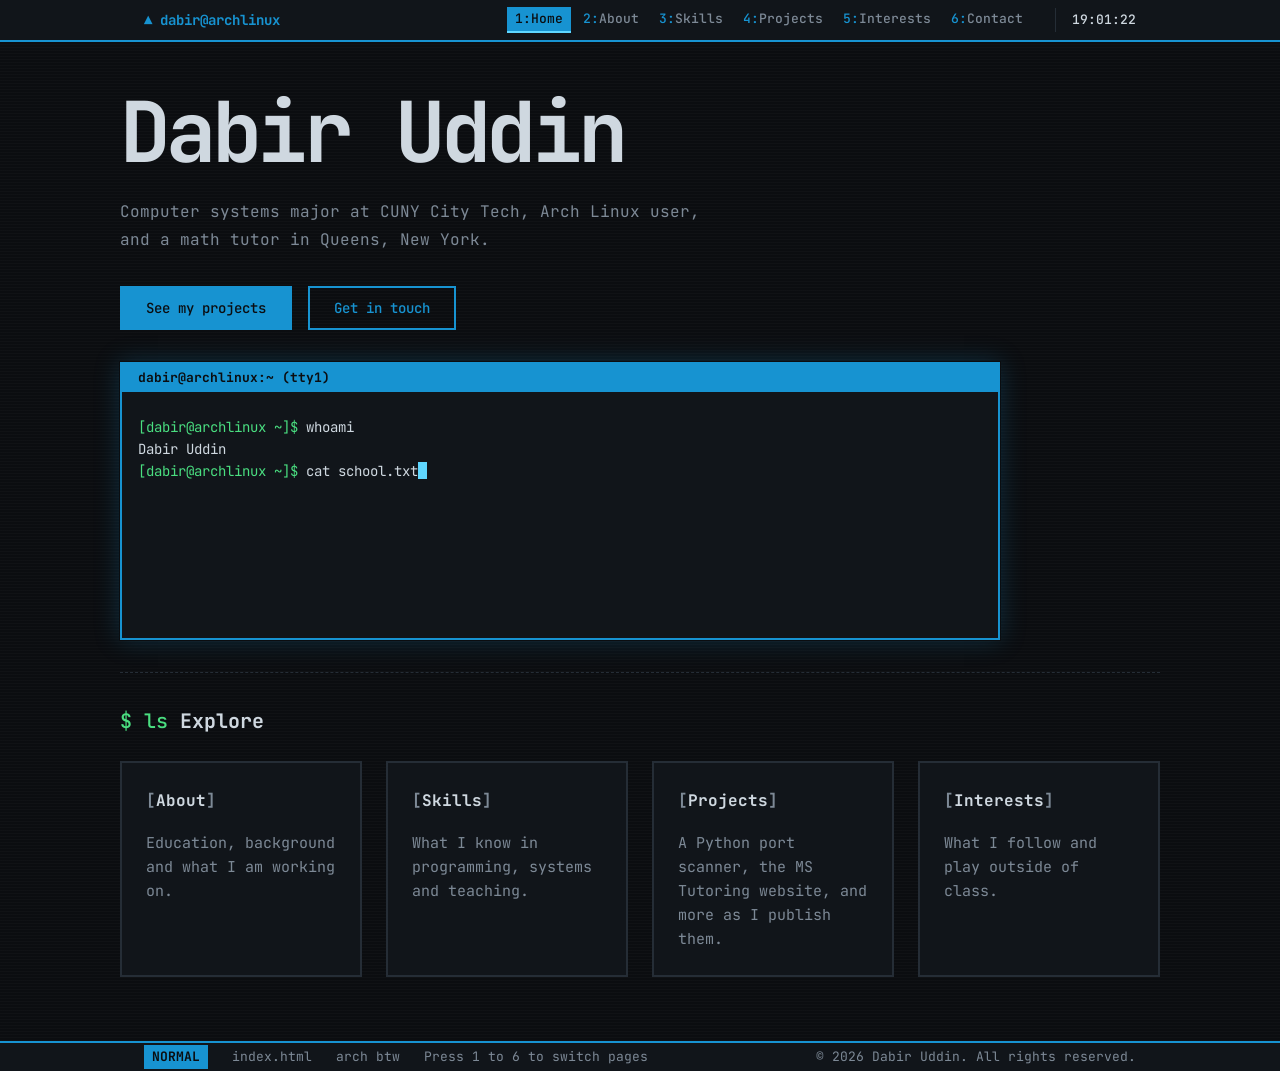
<file: index.html>
<!DOCTYPE html>
<html lang="en"><head><meta charset="utf-8"><meta name="viewport" content="width=device-width, initial-scale=1">
<title>Dabir Uddin | dabir@archlinux</title><meta name="description" content="Dabir Uddin is a computer systems major at CUNY City Tech and a math tutor in Queens, New York.">
<meta property="og:type" content="website"><meta property="og:title" content="Dabir Uddin"><meta property="og:description" content="Dabir Uddin is a computer systems major at CUNY City Tech and a math tutor in Queens, New York.">
<!-- After going live, add og:image and og:url meta tags with your real site URL -->
<link rel="icon" href="data:image/svg+xml,%3Csvg xmlns='http://www.w3.org/2000/svg' viewBox='0 0 64 64'%3E%3Crect width='64' height='64' rx='8' fill='%230E1114'/%3E%3Ctext x='32' y='42' font-family='monospace' font-size='28' font-weight='700' text-anchor='middle' fill='%231793D1'%3E%3E_%3C/text%3E%3C/svg%3E"><link rel="preconnect" href="https://fonts.googleapis.com"><link rel="preconnect" href="https://fonts.gstatic.com" crossorigin>
<link href="https://fonts.googleapis.com/css2?family=JetBrains+Mono:wght@500;700&family=IBM+Plex+Sans:wght@400;500&display=swap" rel="stylesheet">
<link rel="stylesheet" href="style.css"></head>
<body><header><div class="wrap"><a class="brand" href="index.html">dabir@archlinux</a><nav aria-label="Primary"><a href="index.html" aria-current="page">Home</a><a href="about.html">About</a><a href="skills.html">Skills</a><a href="projects.html">Projects</a><a href="interests.html">Interests</a><a href="contact.html">Contact</a></nav><span class="clock" id="clock" aria-hidden="true"></span></div></header>
<main><div class="wrap page">
<h1>Dabir Uddin</h1>
<p class="lede">Computer systems major at CUNY City Tech, Arch Linux user, and a math tutor in Queens, New York.</p>
<div class="actions"><a class="btn primary" href="projects.html">See my projects</a><a class="btn ghost" href="contact.html">Get in touch</a></div>
<div class="term"><div class="term-bar">dabir@archlinux:~ (tty1)</div><div class="term-body" id="term"><div class="l"><span class="p">[dabir@archlinux ~]$ </span><span class="c">whoami</span></div><div class="l o">Dabir Uddin</div><div class="l"><span class="p">[dabir@archlinux ~]$ </span><span class="c">cat school.txt</span></div><div class="l o">CUNY City Tech, computer systems major (bachelor's in tech)</div><div class="l"><span class="p">[dabir@archlinux ~]$ </span><span class="c">cat work.txt</span></div><div class="l o">Math tutor at MS Tutoring, one year</div><div class="l"><span class="p">[dabir@archlinux ~]$ </span><span class="c">cat setup.txt</span></div><div class="l o">Arch Linux, dual-booted with Windows</div><div class="l"><span class="p">[dabir@archlinux ~]$ </span><span class="c">cat languages.txt</span></div><div class="l o">Python, C (basic), HTML, CSS</div><div class="l"><span class="p">[dabir@archlinux ~]$ </span><span class="c">cat projects.txt</span></div><div class="l o">Python port scanner (raw sockets, Scapy); MS Tutoring website</div><div class="l"><span class="p">[dabir@archlinux ~]$ </span><span class="c">cat location.txt</span></div><div class="l o">Jamaica, Queens, New York</div><div class="l"><span class="p">[dabir@archlinux ~]$ </span><span class="c">fastfetch</span></div><div id="ff"><div class="fetch" role="img" aria-label="Fastfetch output: Arch Linux, dual-booted with Windows. Dabir Uddin, CUNY City Tech computer systems student, math tutor in Jamaica, Queens."><pre class="logo" aria-hidden="true">                   -`
                  .o+`
                 `ooo/
                `+oooo:
               `+oooooo:
               -+oooooo+:
             `/:-:++oooo+:
            `/++++/+++++++:
           `/++++++++++++++:
          `/+++ooooooooooooo/`
         ./ooosssso++osssssso+`
        .oossssso-````/ossssss+`
       -osssssso.      :ssssssso.
      :osssssss/        osssso+++.
     /ossssssss/        +ssssooo/-
   `/ossssso+/:-        -:/+osssso+-
  `+sso+:-`                 `.-/+oso:
 `++:.                           `-/+/
 .`                                 `/</pre><div class="info"><b>dabir</b>@<b>archlinux</b>
------------------
<b>OS</b>: Arch Linux x86_64 (dual-booted with Windows)
<b>Name</b>: Dabir Uddin
<b>School</b>: CUNY City Tech, computer systems
<b>Work</b>: Math tutor, MS Tutoring
<b>Langs</b>: Python, C (basic), HTML, CSS
<b>Projects</b>: Python port scanner, MS Tutoring site
<b>Location</b>: Jamaica, Queens, New York
<b>Motto</b>: I use Arch, btw

<span class="pal"><span style="background:#ff5f6d"></span><span style="background:#f5c542"></span><span style="background:#4ade80"></span><span style="background:#5fd7ff"></span><span style="background:#1793D1"></span><span style="background:#b48ead"></span><span style="background:#cfd8e0"></span></span></div></div></div><div class="l end"><span class="p">[dabir@archlinux ~]$ </span></div><span class="cur" aria-hidden="true"></span></div></div>
<div class="block"><h2>Explore</h2><div class="grid">
<a class="card" href="about.html"><h3>About</h3><p>Education, background and what I am working on.</p></a>
<a class="card" href="skills.html"><h3>Skills</h3><p>What I know in programming, systems and teaching.</p></a>
<a class="card" href="projects.html"><h3>Projects</h3><p>A Python port scanner, the MS Tutoring website, and more as I publish them.</p></a>
<a class="card" href="interests.html"><h3>Interests</h3><p>What I follow and play outside of class.</p></a></div></div></div></main>
<footer><div class="wrap bar"><span class="mode">NORMAL</span><span>index.html</span><span>arch btw</span><span class="hint">Press 1 to 6 to switch pages</span><span class="copy">&copy; 2026 Dabir Uddin. All rights reserved.</span></div></footer><script src="script.js"></script>
<script>(function(){if(window.matchMedia('(prefers-reduced-motion: reduce)').matches)return;
var t=document.getElementById('term'),cur=t.querySelector('.cur'),ff=document.getElementById('ff'),end=t.querySelector('.end'),L=[].slice.call(t.querySelectorAll('.l:not(.end)'));
var txt=L.map(function(n){return n.classList.contains('o')?n.textContent:n.querySelector('.c').textContent});
L.forEach(function(n){(n.classList.contains('o')?n:n.querySelector('.c')).textContent='';n.style.visibility='hidden'});ff.style.display='none';end.style.display='none';
var i=0;function run(){if(i>=L.length){ff.style.display='block';end.style.display='block';end.appendChild(cur);return}var n=L[i],tgt=n.classList.contains('o')?n:n.querySelector('.c'),s=txt[i],k=0;n.style.visibility='visible';n.appendChild(cur);
(function step(){tgt.textContent=s.slice(0,k++);if(k<=s.length){setTimeout(step,n.classList.contains('o')?8:28)}else{i++;setTimeout(run,n.classList.contains('o')?160:240)}})()}
run()})();</script>
</body></html>
</file>
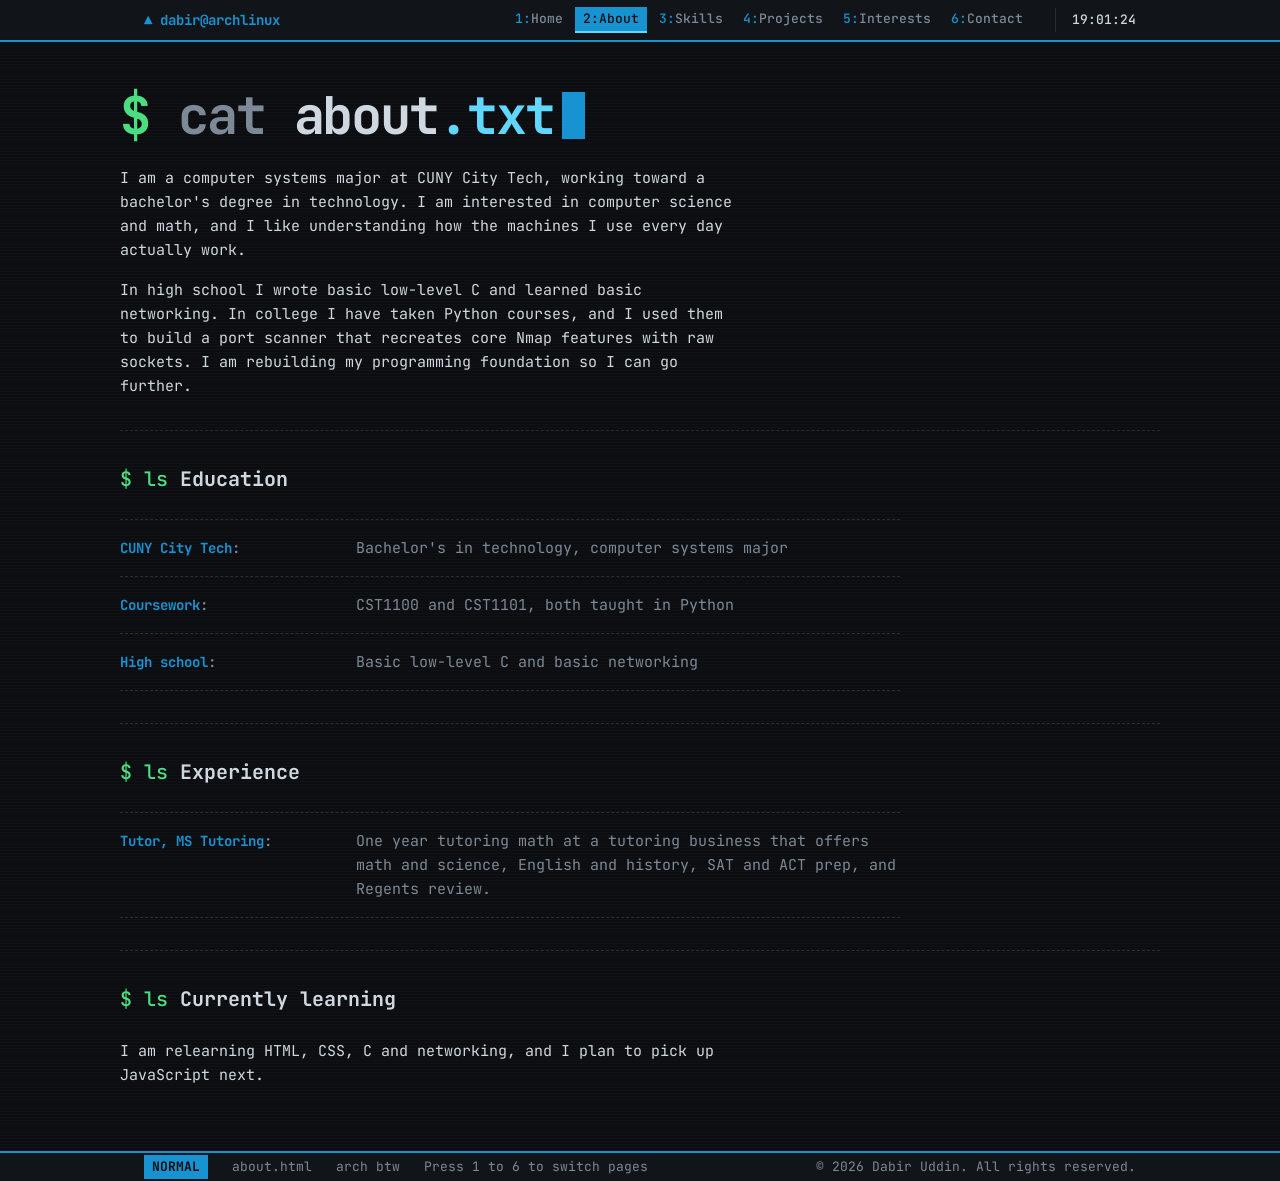
<file: about.html>
<!DOCTYPE html>
<html lang="en"><head><meta charset="utf-8"><meta name="viewport" content="width=device-width, initial-scale=1">
<title>About | Dabir Uddin</title><meta name="description" content="Background, education and experience of Dabir Uddin, a computer systems student at CUNY City Tech.">
<meta property="og:type" content="website"><meta property="og:title" content="About | Dabir Uddin"><meta property="og:description" content="Background, education and experience of Dabir Uddin, a computer systems student at CUNY City Tech.">
<!-- After going live, add og:image and og:url meta tags with your real site URL -->
<link rel="icon" href="data:image/svg+xml,%3Csvg xmlns='http://www.w3.org/2000/svg' viewBox='0 0 64 64'%3E%3Crect width='64' height='64' rx='8' fill='%230E1114'/%3E%3Ctext x='32' y='42' font-family='monospace' font-size='28' font-weight='700' text-anchor='middle' fill='%231793D1'%3E%3E_%3C/text%3E%3C/svg%3E"><link rel="preconnect" href="https://fonts.googleapis.com"><link rel="preconnect" href="https://fonts.gstatic.com" crossorigin>
<link href="https://fonts.googleapis.com/css2?family=JetBrains+Mono:wght@500;700&family=IBM+Plex+Sans:wght@400;500&display=swap" rel="stylesheet">
<link rel="stylesheet" href="style.css"></head>
<body><header><div class="wrap"><a class="brand" href="index.html">dabir@archlinux</a><nav aria-label="Primary"><a href="index.html">Home</a><a href="about.html" aria-current="page">About</a><a href="skills.html">Skills</a><a href="projects.html">Projects</a><a href="interests.html">Interests</a><a href="contact.html">Contact</a></nav><span class="clock" id="clock" aria-hidden="true"></span></div></header>
<main><div class="wrap page">
<h1 class="sub"><span class="pr">$</span> <span class="cm">cat</span> <span class="fn">about</span><span class="ex">.txt</span></h1>
<div class="body"><p>I am a computer systems major at CUNY City Tech, working toward a bachelor's degree in technology. I am interested in computer science and math, and I like understanding how the machines I use every day actually work.</p>
<p>In high school I wrote basic low-level C and learned basic networking. In college I have taken Python courses, and I used them to build a port scanner that recreates core Nmap features with raw sockets. I am rebuilding my programming foundation so I can go further.</p></div>
<div class="block"><h2>Education</h2><dl><div class="row"><dt>CUNY City Tech</dt><dd>Bachelor's in technology, computer systems major</dd></div><div class="row"><dt>Coursework</dt><dd>CST1100 and CST1101, both taught in Python</dd></div><div class="row"><dt>High school</dt><dd>Basic low-level C and basic networking</dd></div></dl></div>
<div class="block"><h2>Experience</h2><dl><div class="row"><dt>Tutor, MS Tutoring</dt><dd>One year tutoring math at a tutoring business that offers math and science, English and history, SAT and ACT prep, and Regents review.</dd></div></dl></div>
<div class="block"><h2>Currently learning</h2><div class="body"><p>I am relearning HTML, CSS, C and networking, and I plan to pick up JavaScript next.</p></div></div></div></main>
<footer><div class="wrap bar"><span class="mode">NORMAL</span><span>about.html</span><span>arch btw</span><span class="hint">Press 1 to 6 to switch pages</span><span class="copy">&copy; 2026 Dabir Uddin. All rights reserved.</span></div></footer><script src="script.js"></script></body></html>
</file>
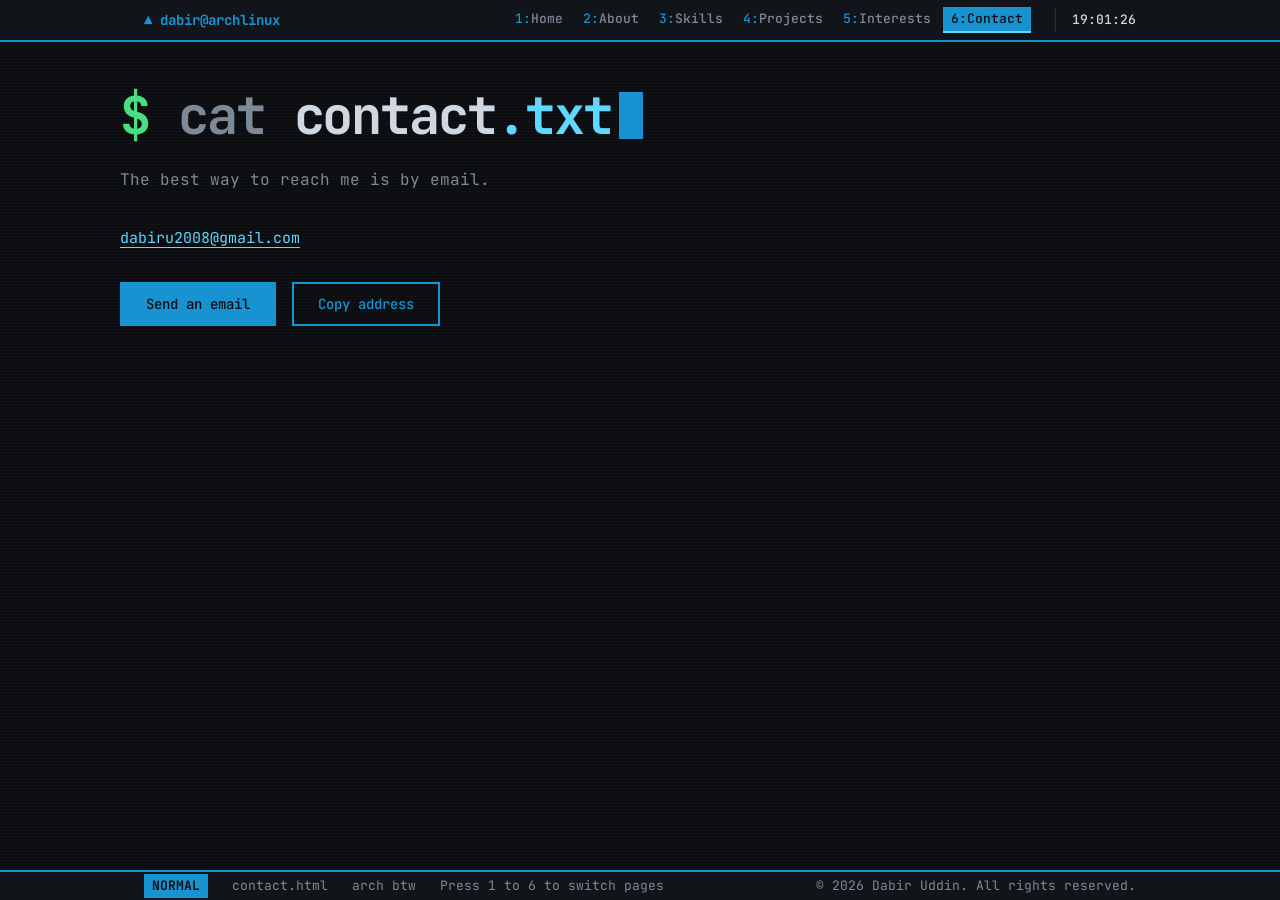
<file: contact.html>
<!DOCTYPE html>
<html lang="en"><head><meta charset="utf-8"><meta name="viewport" content="width=device-width, initial-scale=1">
<title>Contact | Dabir Uddin</title><meta name="description" content="Contact Dabir Uddin by email.">
<meta property="og:type" content="website"><meta property="og:title" content="Contact | Dabir Uddin"><meta property="og:description" content="Contact Dabir Uddin by email.">
<!-- After going live, add og:image and og:url meta tags with your real site URL -->
<link rel="icon" href="data:image/svg+xml,%3Csvg xmlns='http://www.w3.org/2000/svg' viewBox='0 0 64 64'%3E%3Crect width='64' height='64' rx='8' fill='%230E1114'/%3E%3Ctext x='32' y='42' font-family='monospace' font-size='28' font-weight='700' text-anchor='middle' fill='%231793D1'%3E%3E_%3C/text%3E%3C/svg%3E"><link rel="preconnect" href="https://fonts.googleapis.com"><link rel="preconnect" href="https://fonts.gstatic.com" crossorigin>
<link href="https://fonts.googleapis.com/css2?family=JetBrains+Mono:wght@500;700&family=IBM+Plex+Sans:wght@400;500&display=swap" rel="stylesheet">
<link rel="stylesheet" href="style.css"></head>
<body><header><div class="wrap"><a class="brand" href="index.html">dabir@archlinux</a><nav aria-label="Primary"><a href="index.html">Home</a><a href="about.html">About</a><a href="skills.html">Skills</a><a href="projects.html">Projects</a><a href="interests.html">Interests</a><a href="contact.html" aria-current="page">Contact</a></nav><span class="clock" id="clock" aria-hidden="true"></span></div></header>
<main><div class="wrap page">
<h1 class="sub"><span class="pr">$</span> <span class="cm">cat</span> <span class="fn">contact</span><span class="ex">.txt</span></h1><p class="lede">The best way to reach me is by email.</p>
<div class="body" style="margin-top:var(--s4)"><p><a href="mailto:dabiru2008@gmail.com">dabiru2008@gmail.com</a></p></div>
<div class="actions"><a class="btn primary" href="mailto:dabiru2008@gmail.com">Send an email</a><button class="btn ghost" id="copy" type="button">Copy address</button></div>
<p class="note" id="status" role="status" aria-live="polite" style="margin-top:var(--s2)"></p></div></main>
<footer><div class="wrap bar"><span class="mode">NORMAL</span><span>contact.html</span><span>arch btw</span><span class="hint">Press 1 to 6 to switch pages</span><span class="copy">&copy; 2026 Dabir Uddin. All rights reserved.</span></div></footer><script src="script.js"></script>
<script>(function(){var b=document.getElementById('copy'),s=document.getElementById('status'),e='dabiru2008@gmail.com';
function done(ok){b.disabled=false;b.textContent=ok?'Copied':'Copy failed';s.textContent=ok?'Email address copied to your clipboard.':'Could not copy. Select the address above instead.';setTimeout(function(){b.textContent='Copy address';s.textContent=''},2500)}
b.addEventListener('click',function(){if(!(navigator.clipboard&&navigator.clipboard.writeText)){done(false);return}
b.disabled=true;b.textContent='Copying...';navigator.clipboard.writeText(e).then(function(){done(true)},function(){done(false)})})})();</script></body></html>
</file>
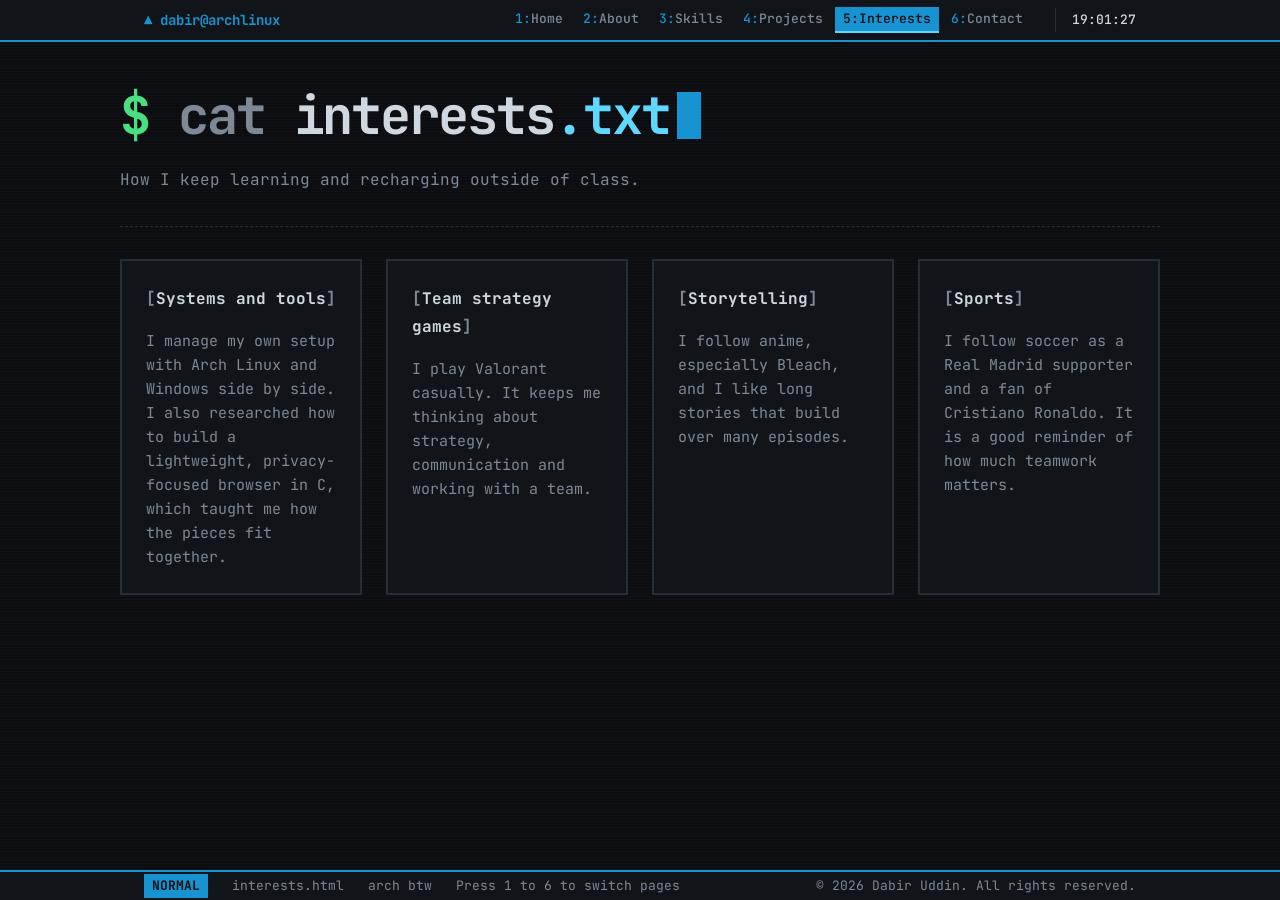
<file: interests.html>
<!DOCTYPE html>
<html lang="en"><head><meta charset="utf-8"><meta name="viewport" content="width=device-width, initial-scale=1">
<title>Interests | Dabir Uddin</title><meta name="description" content="What Dabir Uddin follows and plays outside of class: anime, Valorant, soccer and Linux.">
<meta property="og:type" content="website"><meta property="og:title" content="Interests | Dabir Uddin"><meta property="og:description" content="What Dabir Uddin follows and plays outside of class: anime, Valorant, soccer and Linux.">
<!-- After going live, add og:image and og:url meta tags with your real site URL -->
<link rel="icon" href="data:image/svg+xml,%3Csvg xmlns='http://www.w3.org/2000/svg' viewBox='0 0 64 64'%3E%3Crect width='64' height='64' rx='8' fill='%230E1114'/%3E%3Ctext x='32' y='42' font-family='monospace' font-size='28' font-weight='700' text-anchor='middle' fill='%231793D1'%3E%3E_%3C/text%3E%3C/svg%3E"><link rel="preconnect" href="https://fonts.googleapis.com"><link rel="preconnect" href="https://fonts.gstatic.com" crossorigin>
<link href="https://fonts.googleapis.com/css2?family=JetBrains+Mono:wght@500;700&family=IBM+Plex+Sans:wght@400;500&display=swap" rel="stylesheet">
<link rel="stylesheet" href="style.css"></head>
<body><header><div class="wrap"><a class="brand" href="index.html">dabir@archlinux</a><nav aria-label="Primary"><a href="index.html">Home</a><a href="about.html">About</a><a href="skills.html">Skills</a><a href="projects.html">Projects</a><a href="interests.html" aria-current="page">Interests</a><a href="contact.html">Contact</a></nav><span class="clock" id="clock" aria-hidden="true"></span></div></header>
<main><div class="wrap page">
<h1 class="sub"><span class="pr">$</span> <span class="cm">cat</span> <span class="fn">interests</span><span class="ex">.txt</span></h1><p class="lede">How I keep learning and recharging outside of class.</p>
<div class="block"><div class="grid">
<article class="card"><h3>Systems and tools</h3><p>I manage my own setup with Arch Linux and Windows side by side. I also researched how to build a lightweight, privacy-focused browser in C, which taught me how the pieces fit together.</p></article>
<article class="card"><h3>Team strategy games</h3><p>I play Valorant casually. It keeps me thinking about strategy, communication and working with a team.</p></article>
<article class="card"><h3>Storytelling</h3><p>I follow anime, especially Bleach, and I like long stories that build over many episodes.</p></article>
<article class="card"><h3>Sports</h3><p>I follow soccer as a Real Madrid supporter and a fan of Cristiano Ronaldo. It is a good reminder of how much teamwork matters.</p></article></div></div></div></main>
<footer><div class="wrap bar"><span class="mode">NORMAL</span><span>interests.html</span><span>arch btw</span><span class="hint">Press 1 to 6 to switch pages</span><span class="copy">&copy; 2026 Dabir Uddin. All rights reserved.</span></div></footer><script src="script.js"></script></body></html>
</file>
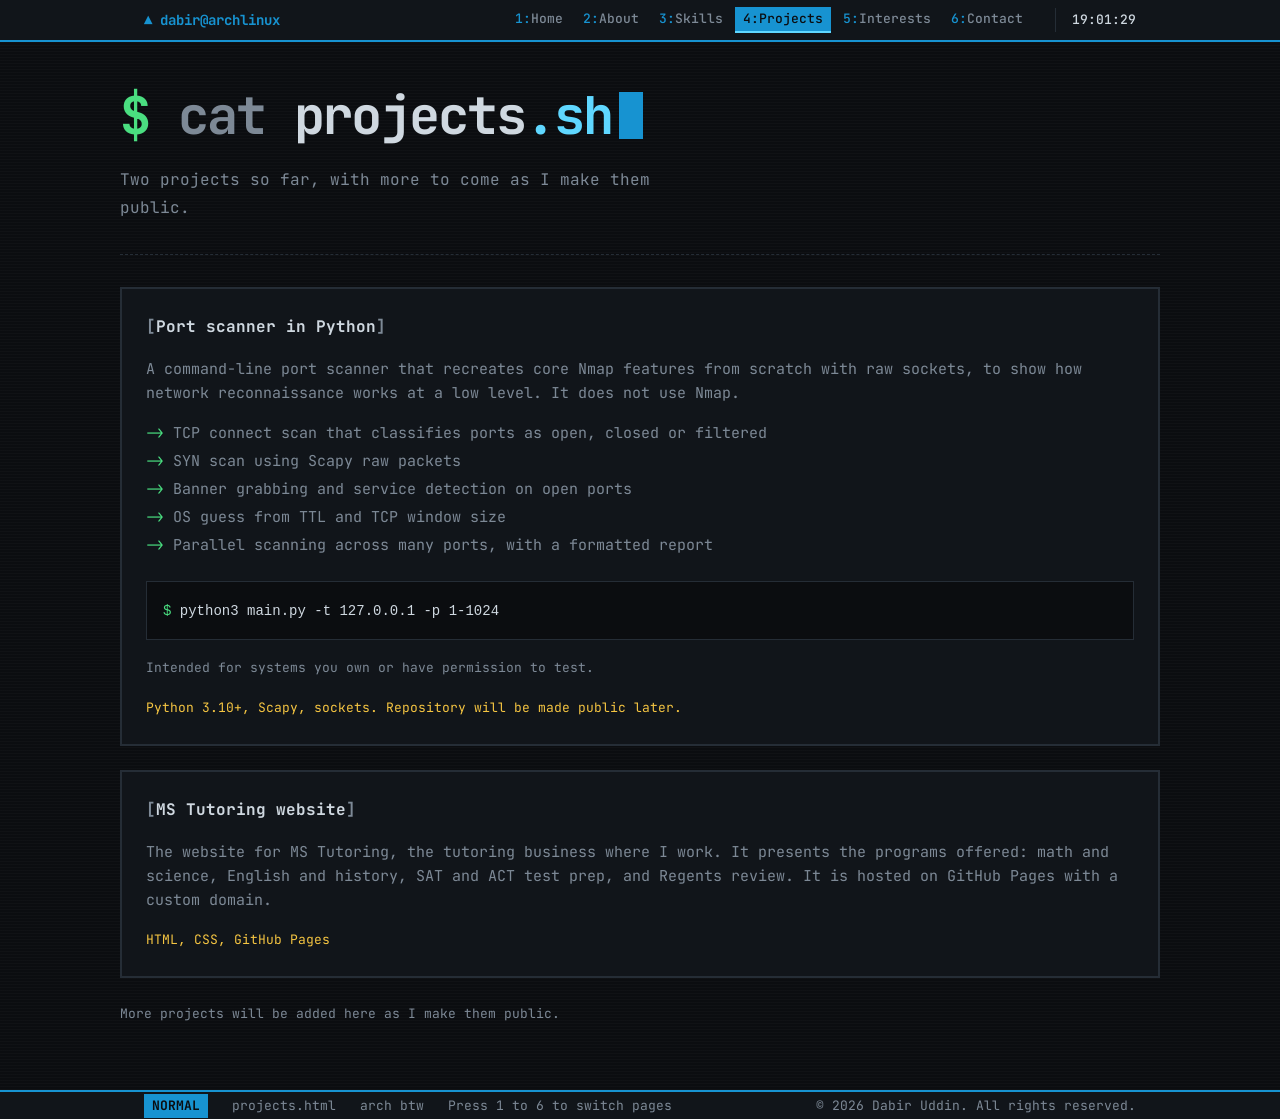
<file: projects.html>
<!DOCTYPE html>
<html lang="en"><head><meta charset="utf-8"><meta name="viewport" content="width=device-width, initial-scale=1">
<title>Projects | Dabir Uddin</title><meta name="description" content="Projects by Dabir Uddin, including the MS Tutoring website.">
<meta property="og:type" content="website"><meta property="og:title" content="Projects | Dabir Uddin"><meta property="og:description" content="Projects by Dabir Uddin, including the MS Tutoring website.">
<!-- After going live, add og:image and og:url meta tags with your real site URL -->
<link rel="icon" href="data:image/svg+xml,%3Csvg xmlns='http://www.w3.org/2000/svg' viewBox='0 0 64 64'%3E%3Crect width='64' height='64' rx='8' fill='%230E1114'/%3E%3Ctext x='32' y='42' font-family='monospace' font-size='28' font-weight='700' text-anchor='middle' fill='%231793D1'%3E%3E_%3C/text%3E%3C/svg%3E"><link rel="preconnect" href="https://fonts.googleapis.com"><link rel="preconnect" href="https://fonts.gstatic.com" crossorigin>
<link href="https://fonts.googleapis.com/css2?family=JetBrains+Mono:wght@500;700&family=IBM+Plex+Sans:wght@400;500&display=swap" rel="stylesheet">
<link rel="stylesheet" href="style.css"></head>
<body><header><div class="wrap"><a class="brand" href="index.html">dabir@archlinux</a><nav aria-label="Primary"><a href="index.html">Home</a><a href="about.html">About</a><a href="skills.html">Skills</a><a href="projects.html" aria-current="page">Projects</a><a href="interests.html">Interests</a><a href="contact.html">Contact</a></nav><span class="clock" id="clock" aria-hidden="true"></span></div></header>
<main><div class="wrap page">
<h1 class="sub"><span class="pr">$</span> <span class="cm">cat</span> <span class="fn">projects</span><span class="ex">.sh</span></h1><p class="lede">Two projects so far, with more to come as I make them public.</p>
<div class="block"><div class="grid">
<article class="card wide"><h3>Port scanner in Python</h3><p>A command-line port scanner that recreates core Nmap features from scratch with raw sockets, to show how network reconnaissance works at a low level. It does not use Nmap.</p><ul class="feat"><li>TCP connect scan that classifies ports as open, closed or filtered</li><li>SYN scan using Scapy raw packets</li><li>Banner grabbing and service detection on open ports</li><li>OS guess from TTL and TCP window size</li><li>Parallel scanning across many ports, with a formatted report</li></ul><pre><code>python3 main.py -t 127.0.0.1 -p 1-1024</code></pre><p class="note">Intended for systems you own or have permission to test.</p><span class="tag">Python 3.10+, Scapy, sockets. Repository will be made public later.</span>
<!-- When public, add here: <p><a href="https://github.com/YOUR-NAME/YOUR-REPO">View on GitHub</a></p> --></article>
<article class="card wide"><h3>MS Tutoring website</h3><p>The website for MS Tutoring, the tutoring business where I work. It presents the programs offered: math and science, English and history, SAT and ACT test prep, and Regents review. It is hosted on GitHub Pages with a custom domain.</p><span class="tag">HTML, CSS, GitHub Pages</span>
<!-- To link it, add here: <p><a href="https://YOUR-MSTUTORING-URL">Visit the site</a></p> --></article>
<!-- TO ADD A PROJECT: copy the block below, paste it directly above this comment, and edit the text. Delete the link line if the project is not public yet.
<article class="card"><h3>Project name</h3><p>One or two sentences on what it is and what you did.</p><p><a href="https://github.com/your-name/your-repo">View on GitHub</a></p><span class="tag">Tools used</span></article>
-->
</div><p class="note" style="margin-top:var(--s3)">More projects will be added here as I make them public.</p></div></div></main>
<footer><div class="wrap bar"><span class="mode">NORMAL</span><span>projects.html</span><span>arch btw</span><span class="hint">Press 1 to 6 to switch pages</span><span class="copy">&copy; 2026 Dabir Uddin. All rights reserved.</span></div></footer><script src="script.js"></script></body></html>
</file>
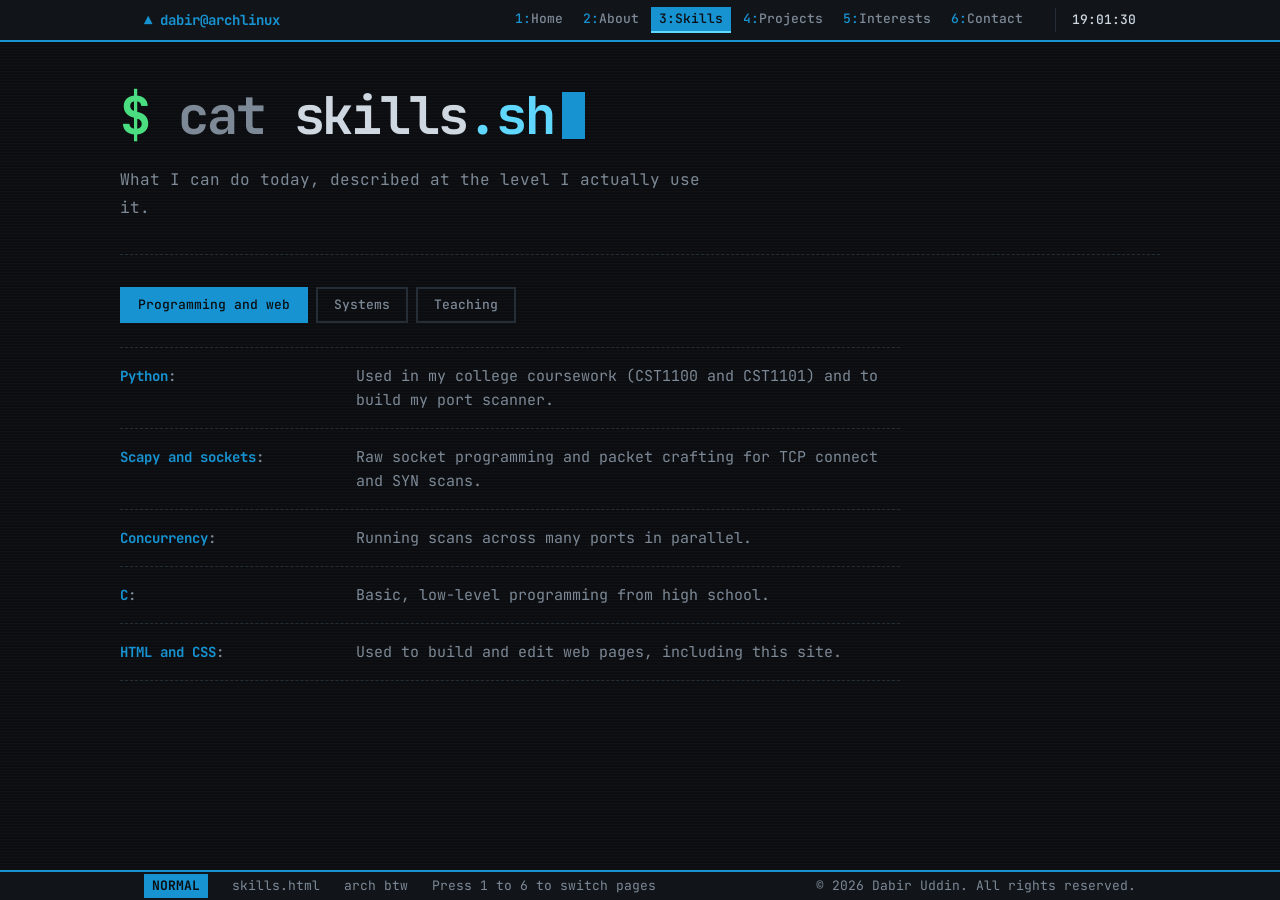
<file: skills.html>
<!DOCTYPE html>
<html lang="en"><head><meta charset="utf-8"><meta name="viewport" content="width=device-width, initial-scale=1">
<title>Skills | Dabir Uddin</title><meta name="description" content="Programming, systems and teaching skills of Dabir Uddin.">
<meta property="og:type" content="website"><meta property="og:title" content="Skills | Dabir Uddin"><meta property="og:description" content="Programming, systems and teaching skills of Dabir Uddin.">
<!-- After going live, add og:image and og:url meta tags with your real site URL -->
<link rel="icon" href="data:image/svg+xml,%3Csvg xmlns='http://www.w3.org/2000/svg' viewBox='0 0 64 64'%3E%3Crect width='64' height='64' rx='8' fill='%230E1114'/%3E%3Ctext x='32' y='42' font-family='monospace' font-size='28' font-weight='700' text-anchor='middle' fill='%231793D1'%3E%3E_%3C/text%3E%3C/svg%3E"><link rel="preconnect" href="https://fonts.googleapis.com"><link rel="preconnect" href="https://fonts.gstatic.com" crossorigin>
<link href="https://fonts.googleapis.com/css2?family=JetBrains+Mono:wght@500;700&family=IBM+Plex+Sans:wght@400;500&display=swap" rel="stylesheet">
<link rel="stylesheet" href="style.css"></head>
<body><header><div class="wrap"><a class="brand" href="index.html">dabir@archlinux</a><nav aria-label="Primary"><a href="index.html">Home</a><a href="about.html">About</a><a href="skills.html" aria-current="page">Skills</a><a href="projects.html">Projects</a><a href="interests.html">Interests</a><a href="contact.html">Contact</a></nav><span class="clock" id="clock" aria-hidden="true"></span></div></header>
<main><div class="wrap page">
<h1 class="sub"><span class="pr">$</span> <span class="cm">cat</span> <span class="fn">skills</span><span class="ex">.sh</span></h1><p class="lede">What I can do today, described at the level I actually use it.</p>
<div class="block"><div class="tabs" role="tablist" aria-label="Skill categories"><button class="tab" role="tab" id="t-prog" aria-controls="p-prog" aria-selected="true" tabindex="0" type="button">Programming and web</button><button class="tab" role="tab" id="t-sys" aria-controls="p-sys" aria-selected="false" tabindex="-1" type="button">Systems</button><button class="tab" role="tab" id="t-teach" aria-controls="p-teach" aria-selected="false" tabindex="-1" type="button">Teaching</button></div><div role="tabpanel" id="p-prog" aria-labelledby="t-prog"><dl><div class="row"><dt>Python</dt><dd>Used in my college coursework (CST1100 and CST1101) and to build my port scanner.</dd></div><div class="row"><dt>Scapy and sockets</dt><dd>Raw socket programming and packet crafting for TCP connect and SYN scans.</dd></div><div class="row"><dt>Concurrency</dt><dd>Running scans across many ports in parallel.</dd></div><div class="row"><dt>C</dt><dd>Basic, low-level programming from high school.</dd></div><div class="row"><dt>HTML and CSS</dt><dd>Used to build and edit web pages, including this site.</dd></div></dl></div><div role="tabpanel" id="p-sys" aria-labelledby="t-sys" hidden><dl><div class="row"><dt>Linux</dt><dd>I run Arch Linux and Windows in a dual-boot setup on my own laptop.</dd></div><div class="row"><dt>Networking</dt><dd>Basics from high school, applied in my port scanner: TCP handshakes, SYN scanning, banner grabbing, and service and OS detection.</dd></div><div class="row"><dt>Device troubleshooting</dt><dd>Android problem solving with ADB and scrcpy.</dd></div></dl></div><div role="tabpanel" id="p-teach" aria-labelledby="t-teach" hidden><dl><div class="row"><dt>Math tutoring</dt><dd>One year of math tutoring at MS Tutoring.</dd></div></dl></div></div></div></main>
<footer><div class="wrap bar"><span class="mode">NORMAL</span><span>skills.html</span><span>arch btw</span><span class="hint">Press 1 to 6 to switch pages</span><span class="copy">&copy; 2026 Dabir Uddin. All rights reserved.</span></div></footer><script src="script.js"></script>
<script>(function(){var T=[].slice.call(document.querySelectorAll('.tab'));
function sel(t){T.forEach(function(x){var on=x===t;x.setAttribute('aria-selected',on);x.tabIndex=on?0:-1;document.getElementById(x.getAttribute('aria-controls')).hidden=!on});t.focus()}
T.forEach(function(t,i){t.addEventListener('click',function(){sel(t)});t.addEventListener('keydown',function(e){var j=e.key==='ArrowRight'?i+1:e.key==='ArrowLeft'?i-1:null;if(j===null)return;e.preventDefault();sel(T[(j+T.length)%T.length])})})})();</script></body></html>
</file>
<file: style.css>
:root{--bg:#0b0d10;--panel:#11151a;--ink:#cfd8e0;--muted:#7d8996;--line:#252d36;--accent:#1793D1;--accent2:#5fd7ff;--ok:#4ade80;--warn:#f5c542;--err:#ff5f6d;--accent-ink:#0b0d10;--s1:8px;--s2:16px;--s3:24px;--s4:32px;--s6:48px;--s8:64px;--r:0;--max:1040px;--head:"JetBrains Mono",ui-monospace,"SF Mono",Consolas,monospace;--body:var(--head);--mono:var(--head);color-scheme:dark}
*{box-sizing:border-box;margin:0}
html{scroll-behavior:smooth}
body{background:var(--bg);color:var(--ink);font:400 15px/24px var(--body);min-height:100vh;display:flex;flex-direction:column;background-image:repeating-linear-gradient(0deg,rgba(255,255,255,.018) 0 1px,transparent 1px 3px)}
main{flex:1}
::selection{background:var(--accent);color:var(--accent-ink)}
a{color:var(--accent2);text-underline-offset:4px}
:focus-visible{outline:2px solid var(--accent2);outline-offset:3px}
.wrap{max-width:var(--max);margin:0 auto;padding:0 var(--s3)}
/* waybar */
header{position:sticky;top:0;z-index:10;background:var(--panel);border-bottom:2px solid var(--accent)}
header .wrap{display:flex;align-items:center;gap:var(--s3);min-height:40px;flex-wrap:wrap;padding-top:4px;padding-bottom:4px}
.brand{font:700 14px/24px var(--head);color:var(--accent);text-decoration:none;margin-right:auto}
.brand::before{content:"\f303  ";font-family:"Symbols Nerd Font",var(--head);content:"▲ ";color:var(--accent)}
nav{display:flex;flex-wrap:wrap;gap:4px;counter-reset:ws}
nav a{counter-increment:ws;font:500 13px/24px var(--head);color:var(--muted);text-decoration:none;padding:0 var(--s1);border-bottom:2px solid transparent}
nav a::before{content:counter(ws) ":";color:var(--accent)}
nav a:hover{color:var(--ink);border-bottom-color:var(--muted)}
nav a[aria-current=page]{background:var(--accent);color:var(--accent-ink);border-bottom-color:var(--accent2)}
nav a[aria-current=page]::before{color:var(--accent-ink)}
.clock{font:500 13px/24px var(--head);color:var(--ink);border-left:1px solid var(--line);padding-left:var(--s2)}
.page{padding:var(--s6) 0 var(--s8)}
h1{font:700 clamp(36px,9vw,84px)/1 var(--head);letter-spacing:-.05em;margin-bottom:var(--s3);overflow-wrap:anywhere;color:var(--ink)}
h1.sub{font-size:clamp(26px,6vw,52px);letter-spacing:-.04em}
h1.sub .pr{color:var(--ok)}h1.sub .cm{color:var(--muted)}h1.sub .fn{color:var(--ink)}h1.sub .ex{color:var(--accent2)}
h1.sub::after{content:"";display:inline-block;width:.45em;height:.9em;background:var(--accent);margin-left:.15em;vertical-align:-.1em;animation:blink 1.1s steps(1) infinite}
h2{font:700 20px/32px var(--head);margin-bottom:var(--s3)}
h2::before{content:"$ ls ";color:var(--ok);font-weight:500}
h3{font:700 16px/28px var(--head);margin-bottom:var(--s1)}
.lede{max-width:60ch;font-size:16px;line-height:28px;color:var(--muted)}
.body{max-width:68ch}.body p+p{margin-top:var(--s2)}
.block{border-top:1px dashed var(--line);padding-top:var(--s4);margin-top:var(--s4)}
.actions{display:flex;flex-wrap:wrap;gap:var(--s2);margin-top:var(--s4)}
.btn{display:inline-flex;align-items:center;justify-content:center;height:44px;padding:0 var(--s3);border:2px solid var(--accent);font:500 14px/24px var(--head);text-decoration:none;cursor:pointer;background:transparent;color:var(--accent)}
.btn.primary{background:var(--accent);color:var(--accent-ink)}
.btn.primary:hover{background:var(--accent2);border-color:var(--accent2)}
.btn.ghost:hover{background:var(--panel);color:var(--accent2)}
.btn[disabled]{opacity:.7;cursor:progress}
/* windows (tiling WM borders) */
.term,.card{background:var(--panel);border:2px solid var(--line);position:relative}
.term{border-color:var(--accent);box-shadow:0 0 0 1px #0b0d10,0 0 24px rgba(23,147,209,.25);max-width:880px;margin-top:var(--s4)}
.term-bar{padding:2px var(--s2);background:var(--accent);color:var(--accent-ink);font:700 13px/24px var(--mono)}
.term-body{padding:var(--s3) var(--s2);font:400 14px/22px var(--mono);overflow-x:auto}
.term-body .l{white-space:pre-wrap}.term-body .p{color:var(--ok)}.term-body .c{color:var(--ink)}
.cur{display:inline-block;width:9px;height:17px;background:var(--accent2);vertical-align:-3px;animation:blink 1.1s steps(1) infinite}
.fetch{display:grid;grid-template-columns:auto 1fr;gap:var(--s4);margin-top:var(--s2);align-items:start}
.logo{color:var(--accent);font:700 12px/14px var(--mono);white-space:pre;margin:0;border:0;padding:0;background:none}
.info{white-space:pre-wrap;font:400 14px/22px var(--mono)}
.info b{color:var(--accent);font-weight:700}.info .u{color:var(--accent);font-weight:700}
.pal span{display:inline-block;width:24px;height:16px}
.boot{color:var(--muted);font-size:13px;line-height:20px}.boot i{color:var(--ok);font-style:normal}
dl{border-top:1px dashed var(--line);max-width:780px}
.row{display:grid;grid-template-columns:220px 1fr;gap:var(--s2);padding:var(--s2) 0;border-bottom:1px dashed var(--line)}
dt{font:700 14px/24px var(--head);color:var(--accent)}
dt::after{content:":";color:var(--muted)}
dd{color:var(--muted)}
.grid{display:grid;grid-template-columns:repeat(auto-fit,minmax(240px,1fr));gap:var(--s3)}
.card{padding:var(--s3);display:flex;flex-direction:column;gap:var(--s1)}
.card p{color:var(--muted)}
.card h3::before{content:"[";color:var(--muted)}.card h3::after{content:"]";color:var(--muted)}
a.card{text-decoration:none;color:var(--ink)}a.card:hover,.card:hover{border-color:var(--accent);box-shadow:0 0 18px rgba(23,147,209,.2)}
.tag,.note{font-size:13px;color:var(--muted)}.tag{margin-top:var(--s1);color:var(--warn)}
.tabs{display:flex;flex-wrap:wrap;gap:var(--s1);margin-bottom:var(--s3)}
.tab{height:36px;padding:0 var(--s2);border:2px solid var(--line);background:transparent;color:var(--muted);font:500 13px/24px var(--head);cursor:pointer}
.tab:hover{color:var(--ink);border-color:var(--muted)}
.tab[aria-selected=true]{background:var(--accent);border-color:var(--accent);color:var(--accent-ink)}
[role=tabpanel][hidden]{display:none}
.card.wide{grid-column:1/-1}
.feat{margin:var(--s1) 0 var(--s2);padding-left:var(--s3);color:var(--muted);list-style:none}.feat li::before{content:"-> ";color:var(--ok);margin-left:calc(-1*var(--s3))}.feat li+li{margin-top:4px}
pre{background:var(--bg);border:1px solid var(--line);padding:var(--s2);overflow-x:auto;font:400 14px/24px var(--mono);color:var(--ink);margin-bottom:var(--s1)}
pre code::before{content:"$ ";color:var(--ok)}
/* vim statusline */
footer{background:var(--panel);border-top:2px solid var(--accent);font:400 13px/24px var(--head);color:var(--muted)}
.bar{display:flex;flex-wrap:wrap;align-items:center;gap:var(--s1) var(--s3);padding-top:2px;padding-bottom:2px}
.mode{background:var(--accent);color:var(--accent-ink);font-weight:700;padding:0 var(--s1)}
.copy{margin-left:auto}
@keyframes blink{50%{opacity:0}}
@media (max-width:720px){.page{padding:var(--s4) 0}.row{grid-template-columns:1fr;gap:0}.hint,.clock{display:none}.copy{margin-left:0}.fetch{grid-template-columns:1fr}.logo{font-size:9px;line-height:10px}}
@media (prefers-reduced-motion:reduce){html{scroll-behavior:auto}.cur,h1.sub::after{animation:none}}
</file>
